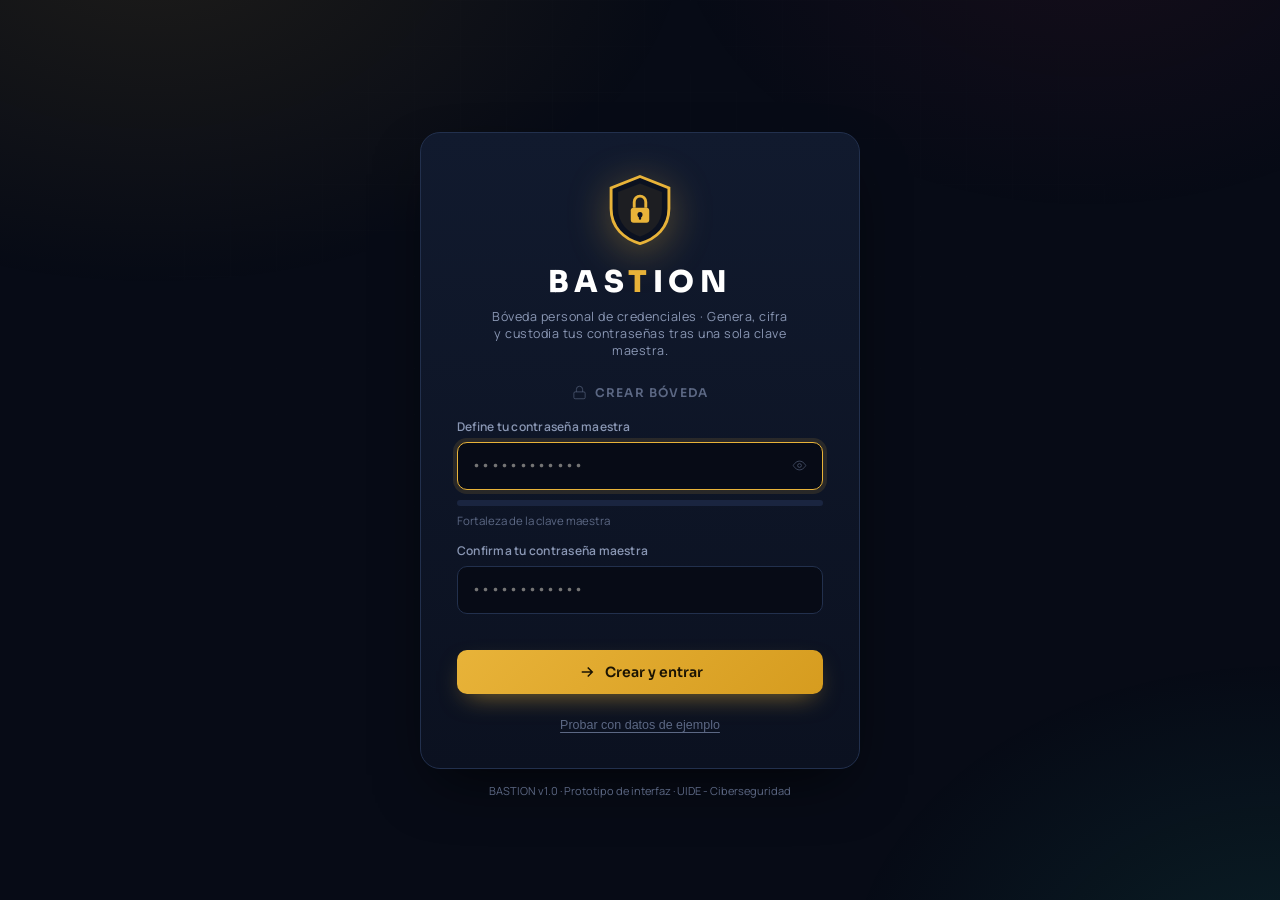
<file: prototipo/index.html>
<!DOCTYPE html>
<html lang="es">
<head>
<meta charset="UTF-8">
<meta name="viewport" content="width=device-width, initial-scale=1.0">
<title>BASTION · Bóveda Personal de Credenciales</title>
<link rel="preconnect" href="https://fonts.googleapis.com">
<link rel="preconnect" href="https://fonts.gstatic.com" crossorigin>
<link href="https://fonts.googleapis.com/css2?family=Sora:wght@400;500;600;700;800&family=Manrope:wght@400;500;600;700&family=JetBrains+Mono:wght@400;500;700&display=swap" rel="stylesheet">
<link rel="stylesheet" href="estilos.css">
</head>
<body>

<!-- ===================== LOCK SCREEN ===================== -->
<div id="lock">
  <div class="lock-card">
    <div class="brand">
      <svg class="shield" viewBox="0 0 64 64" fill="none" xmlns="http://www.w3.org/2000/svg">
        <path d="M32 3 L57 13 V31 C57 47 46 57 32 61 C18 57 7 47 7 31 V13 Z" fill="#0B1120" stroke="#E8B339" stroke-width="2.5"/>
        <path d="M32 9 L51 16.5 V31 C51 43.5 42.5 51.5 32 55 C21.5 51.5 13 43.5 13 31 V16.5 Z" fill="rgba(232,179,57,.08)"/>
        <rect x="24" y="30" width="16" height="13" rx="2.5" fill="#E8B339"/>
        <path d="M27 30 V25 a5 5 0 0 1 10 0 V30" stroke="#E8B339" stroke-width="2.5" fill="none"/>
        <circle cx="32" cy="36" r="2.2" fill="#0B1120"/>
        <rect x="31" y="36.5" width="2" height="4" rx="1" fill="#0B1120"/>
      </svg>
      <h1>BAS<b>T</b>ION</h1>
      <div class="tag">Bóveda personal de credenciales · Genera, cifra y custodia tus contraseñas tras una sola clave maestra.</div>
    </div>

    <!-- estado dinamico: crear o desbloquear -->
    <div class="lock-state" id="lockState">
      <svg class="icn-sm" viewBox="0 0 24 24" fill="none" stroke="currentColor"><rect x="3" y="11" width="18" height="11" rx="2"/><path d="M7 11V7a5 5 0 0 1 10 0v4"/></svg>
      <span id="lockStateTxt">Crear bóveda</span>
    </div>

    <div class="field">
      <label id="lblMaster">Define tu contraseña maestra</label>
      <div class="inp-wrap">
        <input class="inp mono" type="password" id="master" placeholder="••••••••••••" autocomplete="off">
        <button class="eye" id="eyeMaster" title="Mostrar/ocultar">
          <svg class="icn-sm" viewBox="0 0 24 24" fill="none" stroke="currentColor"><path d="M2 12s3.5-7 10-7 10 7 10 7-3.5 7-10 7-10-7-10-7Z"/><circle cx="12" cy="12" r="3"/></svg>
        </button>
      </div>
      <div class="meter" id="masterMeterWrap" style="display:none"><span id="masterMeter"></span></div>
      <div class="meter-label" id="masterMeterLbl" style="display:none"><span>Fortaleza de la clave maestra</span><b id="masterMeterTxt"></b></div>
    </div>

    <div class="field" id="confirmField" style="display:none">
      <label>Confirma tu contraseña maestra</label>
      <div class="inp-wrap">
        <input class="inp mono" type="password" id="master2" placeholder="••••••••••••" autocomplete="off">
      </div>
    </div>

    <div class="lock-err" id="lockErr"></div>

    <button class="btn btn-gold btn-block" id="unlockBtn" style="margin-top:6px">
      <svg class="icn" viewBox="0 0 24 24" fill="none" stroke="currentColor"><path d="M5 12h14M13 6l6 6-6 6"/></svg>
      <span id="unlockTxt">Crear y entrar</span>
    </button>

    <div class="lock-foot">
      <button class="link-btn" id="demoBtn">Probar con datos de ejemplo</button>
      <span id="resetLink" style="display:none"> · <button class="link-btn" id="resetBtn">Borrar bóveda y empezar de cero</button></span>
    </div>
    <div class="lock-meta">BASTION v1.0 · Prototipo de interfaz · UIDE - Ciberseguridad</div>
  </div>
</div>

<!-- ===================== APP ===================== -->
<div id="app">
  <!-- topbar -->
  <div class="topbar">
    <div class="logo">
      <svg viewBox="0 0 64 64" fill="none"><path d="M32 3 L57 13 V31 C57 47 46 57 32 61 C18 57 7 47 7 31 V13 Z" fill="#0B1120" stroke="#E8B339" stroke-width="3"/><rect x="24" y="30" width="16" height="13" rx="2.5" fill="#E8B339"/><path d="M27 30 V25 a5 5 0 0 1 10 0 V30" stroke="#E8B339" stroke-width="3" fill="none"/></svg>
      <span>BAS<b>T</b>ION</span>
    </div>
    <div class="search">
      <svg viewBox="0 0 24 24" fill="none" stroke="currentColor"><circle cx="11" cy="11" r="7"/><path d="m21 21-4.3-4.3"/></svg>
      <input type="text" id="searchInput" placeholder="Buscar por servicio o usuario...">
    </div>
    <div class="lock-now">
      <div class="session-dot"><i></i> Bóveda abierta</div>
      <button class="btn btn-soft btn-sm" id="lockNowBtn">
        <svg class="icn-sm" viewBox="0 0 24 24" fill="none" stroke="currentColor"><rect x="3" y="11" width="18" height="11" rx="2"/><path d="M7 11V7a5 5 0 0 1 10 0v4"/></svg>
        Bloquear
      </button>
    </div>
  </div>

  <!-- sidebar -->
  <aside class="sidebar" id="sidebar">
    <div class="side-title">Categorías</div>
    <div id="catList"></div>
    <div class="side-sep"></div>
    <div class="vault-actions">
      <button class="btn btn-soft btn-sm btn-block" id="cipherBtn">
        <svg class="icn-sm" viewBox="0 0 24 24" fill="none" stroke="currentColor"><path d="M21 2 15 8M3 22l6-6M2 12s3.5-7 10-7 10 7 10 7-3.5 7-10 7-10-7-10-7Z"/></svg>
        Ver archivo cifrado
      </button>
    </div>
  </aside>

  <!-- main -->
  <main class="main">
    <div class="main-head">
      <div>
        <div class="ttl" id="viewTitle">Todas las credenciales</div>
        <div class="sub" id="viewSub">Tu bóveda local, cifrada con tu clave maestra.</div>
      </div>
      <div class="head-actions">
        <button class="btn btn-ghost" id="openGen">
          <svg class="icn" viewBox="0 0 24 24" fill="none" stroke="currentColor"><path d="M12 2v4m0 12v4M2 12h4m12 0h4M5 5l2.5 2.5M16.5 16.5 19 19M19 5l-2.5 2.5M7.5 16.5 5 19"/></svg>
          Generar contraseña
        </button>
        <button class="btn btn-gold" id="openAdd">
          <svg class="icn" viewBox="0 0 24 24" fill="none" stroke="currentColor"><path d="M12 5v14M5 12h14"/></svg>
          Agregar credencial
        </button>
      </div>
    </div>

    <div class="stats" id="stats"></div>
    <div class="cards" id="cards"></div>
  </main>
</div>

<!-- ===================== MODAL: GENERADOR ===================== -->
<div class="modal-bg" id="genModal">
  <div class="modal">
    <div class="modal-head">
      <div class="mh-ic" style="background:rgba(232,179,57,.15)">
        <svg class="icn" viewBox="0 0 24 24" fill="none" stroke="#E8B339"><path d="M12 2v4m0 12v4M2 12h4m12 0h4M5 5l2.5 2.5M16.5 16.5 19 19M19 5l-2.5 2.5M7.5 16.5 5 19"/></svg>
      </div>
      <h3>Generador de contraseñas</h3>
      <button class="x" data-close><svg class="icn" viewBox="0 0 24 24" fill="none" stroke="currentColor"><path d="M18 6 6 18M6 6l12 12"/></svg></button>
    </div>
    <div class="modal-body">
      <div class="gen-out">
        <div class="gen-pw" id="genPw">···</div>
        <button class="ic-btn gen-copy" id="genCopy" title="Copiar"><svg class="icn" viewBox="0 0 24 24" fill="none" stroke="currentColor"><rect x="9" y="9" width="13" height="13" rx="2"/><path d="M5 15V5a2 2 0 0 1 2-2h10"/></svg></button>
      </div>
      <div class="meter" style="margin-bottom:4px"><span id="genMeter"></span></div>
      <div class="meter-label" style="margin-bottom:18px"><span>Fortaleza estimada</span><b id="genMeterTxt"></b></div>

      <div class="ctrl">
        <div class="ctrl-row"><label>Longitud</label><span class="len" id="lenVal">16</span></div>
        <input type="range" id="lenRange" min="6" max="40" value="16">
      </div>

      <div class="toggles">
        <div class="tg on" data-tg="upper">
          <div class="box"><svg viewBox="0 0 24 24" fill="none" stroke="currentColor" stroke-width="3"><path d="M20 6 9 17l-5-5"/></svg></div>
          <div><span>Mayúsculas</span><small>A B C D</small></div>
        </div>
        <div class="tg on" data-tg="lower">
          <div class="box"><svg viewBox="0 0 24 24" fill="none" stroke="currentColor" stroke-width="3"><path d="M20 6 9 17l-5-5"/></svg></div>
          <div><span>Minúsculas</span><small>a b c d</small></div>
        </div>
        <div class="tg on" data-tg="num">
          <div class="box"><svg viewBox="0 0 24 24" fill="none" stroke="currentColor" stroke-width="3"><path d="M20 6 9 17l-5-5"/></svg></div>
          <div><span>Números</span><small>0 1 2 3</small></div>
        </div>
        <div class="tg on" data-tg="sym">
          <div class="box"><svg viewBox="0 0 24 24" fill="none" stroke="currentColor" stroke-width="3"><path d="M20 6 9 17l-5-5"/></svg></div>
          <div><span>Símbolos</span><small>! @ # $</small></div>
        </div>
      </div>
    </div>
    <div class="modal-foot">
      <button class="btn btn-ghost" id="genAgain" style="flex:1">
        <svg class="icn" viewBox="0 0 24 24" fill="none" stroke="currentColor"><path d="M21 12a9 9 0 1 1-2.6-6.4M21 3v6h-6"/></svg>
        Regenerar
      </button>
      <button class="btn btn-gold" id="genUse" style="flex:1">
        <svg class="icn" viewBox="0 0 24 24" fill="none" stroke="currentColor"><path d="M5 12h14M13 6l6 6-6 6"/></svg>
        Usar en credencial
      </button>
    </div>
  </div>
</div>

<!-- ===================== MODAL: AGREGAR ===================== -->
<div class="modal-bg" id="addModal">
  <div class="modal">
    <div class="modal-head">
      <div class="mh-ic" style="background:rgba(45,212,191,.15)">
        <svg class="icn" viewBox="0 0 24 24" fill="none" stroke="#2DD4BF"><path d="M12 5v14M5 12h14"/></svg>
      </div>
      <h3>Agregar credencial</h3>
      <button class="x" data-close><svg class="icn" viewBox="0 0 24 24" fill="none" stroke="currentColor"><path d="M18 6 6 18M6 6l12 12"/></svg></button>
    </div>
    <div class="modal-body">
      <div class="field">
        <label>Servicio</label>
        <div class="inp-wrap"><input class="inp" id="addName" placeholder="Ej: Instagram, Banco Pichincha, GitHub..."></div>
      </div>
      <div class="field">
        <label>Usuario o correo</label>
        <div class="inp-wrap"><input class="inp" id="addUser" placeholder="david@correo.com"></div>
      </div>
      <div class="field">
        <label>Contraseña</label>
        <div class="inp-wrap">
          <input class="inp mono" id="addPw" type="text" placeholder="Genera o escribe una contraseña">
          <button class="eye" id="addGenInline" title="Generar"><svg class="icn-sm" viewBox="0 0 24 24" fill="none" stroke="currentColor"><path d="M12 2v4m0 12v4M2 12h4m12 0h4M5 5l2.5 2.5M16.5 16.5 19 19M19 5l-2.5 2.5M7.5 16.5 5 19"/></svg></button>
        </div>
        <div class="meter" style="margin-top:9px"><span id="addMeter"></span></div>
      </div>
      <div class="field">
        <label>Categoría</label>
        <select class="inp" id="addCat" style="cursor:pointer"></select>
      </div>
    </div>
    <div class="modal-foot">
      <button class="btn btn-soft" data-close style="flex:1">Cancelar</button>
      <button class="btn btn-teal" id="addSave" style="flex:1">
        <svg class="icn" viewBox="0 0 24 24" fill="none" stroke="currentColor"><path d="M19 21H5a2 2 0 0 1-2-2V5a2 2 0 0 1 2-2h11l5 5v11a2 2 0 0 1-2 2Z"/><path d="M17 21v-8H7v8M7 3v5h8"/></svg>
        Guardar en bóveda
      </button>
    </div>
  </div>
</div>

<!-- ===================== MODAL: CIFRADO ===================== -->
<div class="modal-bg" id="cipherModal">
  <div class="modal wide">
    <div class="modal-head">
      <div class="mh-ic" style="background:rgba(56,189,248,.15)">
        <svg class="icn" viewBox="0 0 24 24" fill="none" stroke="#38BDF8"><path d="M21 2 15 8M3 22l6-6M2 12s3.5-7 10-7 10 7 10 7-3.5 7-10 7-10-7-10-7Z"/></svg>
      </div>
      <h3>Archivo de bóveda en disco</h3>
      <button class="x" data-close><svg class="icn" viewBox="0 0 24 24" fill="none" stroke="currentColor"><path d="M18 6 6 18M6 6l12 12"/></svg></button>
    </div>
    <div class="modal-body">
      <div class="cipher-tabs">
        <div class="ctab active" data-ctab="enc">Como se guarda (cifrado)</div>
        <div class="ctab" data-ctab="dec">Como lo ves tú (descifrado)</div>
      </div>
      <div class="cipher-box" id="cipherOut"></div>
      <div class="cipher-note">
        <svg class="icn-sm" viewBox="0 0 24 24" fill="none" stroke="#E8B339"><circle cx="12" cy="12" r="10"/><path d="M12 16v-4M12 8h.01"/></svg>
        <span>Así se vería el archivo <b>bastion.vault</b> si alguien lo abriera sin tu clave maestra: ilegible. Solo tu contraseña maestra reconstruye la clave que descifra el contenido. En el producto final esta capa usa <b>AES-256-GCM</b> con derivación <b>Argon2id</b>; este prototipo usa una versión demostrativa equivalente en concepto.</span>
      </div>
    </div>
  </div>
</div>

<!-- toast -->
<div id="toast"><svg viewBox="0 0 24 24" fill="none" stroke="currentColor"><path d="M20 6 9 17l-5-5"/></svg><span id="toastTxt">Copiado</span></div>

<script src="script.js"></script>
</body>
</html>
</file>
<file: prototipo/estilos.css>
/*
  BASTION - Boveda Personal de Credenciales
  Hoja de estilos del prototipo de interfaz de alta fidelidad.
  Autor: David Alexander Benz Zambrano - UIDE 1-CIB-1A
*/

:root{
    --bg:#070B16;
    --bg-2:#0B1120;
    --surface:#111A2E;
    --surface-2:#16213A;
    --line:#22304D;
    --line-soft:#1A2540;
    --txt:#EAF0FB;
    --txt-mut:#8A97B4;
    --txt-dim:#5C6884;
    --gold:#E8B339;
    --gold-soft:#F0C961;
    --teal:#2DD4BF;
    --teal-deep:#0F766E;
    --vino:#9B2242;
    --vino-soft:#C2415F;
    --red:#F05252;
    --amber:#F0A93B;
    --green:#34D399;
    --cyan:#38BDF8;
    --r-lg:20px;
    --r-md:14px;
    --r-sm:10px;
    --shadow:0 24px 60px -18px rgba(0,0,0,.7);
    --shadow-sm:0 10px 30px -12px rgba(0,0,0,.6);
  }
  *{margin:0;padding:0;box-sizing:border-box}
  html,body{height:100%}
  body{
    font-family:'Manrope',sans-serif;
    background:var(--bg);
    color:var(--txt);
    -webkit-font-smoothing:antialiased;
    overflow:hidden;
    position:relative;
  }
  body::before{
    content:"";position:fixed;inset:0;z-index:0;pointer-events:none;
    background:
      radial-gradient(900px 600px at 12% -8%, rgba(232,179,57,.10), transparent 60%),
      radial-gradient(800px 600px at 100% 110%, rgba(45,212,191,.10), transparent 55%),
      radial-gradient(700px 500px at 85% -10%, rgba(155,34,66,.10), transparent 60%);
  }
  body::after{
    content:"";position:fixed;inset:0;z-index:0;pointer-events:none;opacity:.5;
    background-image:linear-gradient(rgba(255,255,255,.018) 1px,transparent 1px),
                     linear-gradient(90deg,rgba(255,255,255,.018) 1px,transparent 1px);
    background-size:46px 46px;
    mask-image:radial-gradient(circle at 50% 30%, #000 0%, transparent 75%);
  }
  ::selection{background:rgba(232,179,57,.3);color:#fff}

  /* ---------- Boton base ---------- */
  .btn{
    font-family:'Sora',sans-serif;font-weight:600;font-size:14px;
    border:none;border-radius:var(--r-sm);cursor:pointer;
    padding:13px 20px;display:inline-flex;align-items:center;justify-content:center;gap:9px;
    transition:transform .15s ease, box-shadow .2s ease, background .2s ease, border-color .2s;
    white-space:nowrap;
  }
  .btn:active{transform:translateY(1px) scale(.99)}
  .btn-gold{background:linear-gradient(135deg,var(--gold),#D69C1F);color:#1A1303;box-shadow:0 10px 26px -10px rgba(232,179,57,.6)}
  .btn-gold:hover{box-shadow:0 14px 32px -10px rgba(232,179,57,.8)}
  .btn-teal{background:linear-gradient(135deg,var(--teal),#16A394);color:#04221E;box-shadow:0 10px 26px -12px rgba(45,212,191,.6)}
  .btn-teal:hover{box-shadow:0 14px 32px -10px rgba(45,212,191,.8)}
  .btn-ghost{background:var(--surface-2);color:var(--txt);border:1px solid var(--line)}
  .btn-ghost:hover{border-color:var(--gold);color:#fff}
  .btn-soft{background:rgba(255,255,255,.04);color:var(--txt-mut);border:1px solid var(--line-soft)}
  .btn-soft:hover{color:#fff;border-color:var(--line)}
  .btn-sm{padding:9px 14px;font-size:12.5px;border-radius:9px}
  .btn-block{width:100%}
  .icn{width:18px;height:18px;stroke-width:2;flex-shrink:0}
  .icn-sm{width:15px;height:15px}

  /* ---------- LOCK SCREEN ---------- */
  #lock{position:fixed;inset:0;z-index:30;display:flex;align-items:center;justify-content:center;padding:24px}
  .lock-card{
    position:relative;width:100%;max-width:440px;background:linear-gradient(180deg,var(--surface),var(--bg-2));
    border:1px solid var(--line);border-radius:var(--r-lg);padding:40px 36px 34px;box-shadow:var(--shadow);
    animation:rise .6s cubic-bezier(.2,.7,.3,1) both;
  }
  .brand{display:flex;flex-direction:column;align-items:center;text-align:center;margin-bottom:26px}
  .shield{width:74px;height:74px;margin-bottom:16px;filter:drop-shadow(0 8px 20px rgba(232,179,57,.35))}
  .brand h1{font-family:'Sora',sans-serif;font-weight:800;font-size:30px;letter-spacing:.18em;color:#fff}
  .brand h1 b{color:var(--gold);font-weight:800}
  .brand .tag{font-size:12.5px;color:var(--txt-mut);letter-spacing:.04em;margin-top:7px;max-width:300px}
  .lock-state{font-family:'Sora',sans-serif;font-size:12px;font-weight:600;letter-spacing:.1em;text-transform:uppercase;
    color:var(--txt-dim);text-align:center;margin-bottom:18px;display:flex;align-items:center;justify-content:center;gap:8px}
  .field{margin-bottom:14px}
  .field label{display:block;font-size:12px;font-weight:600;color:var(--txt-mut);margin-bottom:7px;letter-spacing:.02em}
  .inp-wrap{position:relative;display:flex;align-items:center}
  .inp{
    width:100%;background:var(--bg);border:1px solid var(--line);border-radius:var(--r-sm);
    color:var(--txt);font-family:'Manrope',sans-serif;font-size:15px;padding:13px 44px 13px 14px;outline:none;
    transition:border-color .2s, box-shadow .2s;
  }
  .inp:focus{border-color:var(--gold);box-shadow:0 0 0 4px rgba(232,179,57,.12)}
  .inp.mono{font-family:'JetBrains Mono',monospace;letter-spacing:.02em}
  .eye{position:absolute;right:8px;background:none;border:none;color:var(--txt-dim);cursor:pointer;padding:8px;display:flex;border-radius:8px}
  .eye:hover{color:var(--gold)}
  .meter{height:6px;border-radius:99px;background:var(--line-soft);overflow:hidden;margin-top:10px}
  .meter > span{display:block;height:100%;width:0;border-radius:99px;transition:width .35s ease, background .35s ease}
  .meter-label{display:flex;justify-content:space-between;font-size:11.5px;margin-top:7px;color:var(--txt-dim)}
  .meter-label b{font-weight:700}
  .lock-err{color:var(--red);font-size:12.5px;margin-top:6px;min-height:16px;display:flex;align-items:center;gap:6px}
  .lock-foot{margin-top:18px;text-align:center}
  .link-btn{background:none;border:none;color:var(--txt-dim);font-size:12.5px;cursor:pointer;text-decoration:underline;text-underline-offset:3px}
  .link-btn:hover{color:var(--teal)}
  .lock-meta{position:absolute;bottom:-30px;left:0;right:0;text-align:center;font-size:11px;color:var(--txt-dim)}

  /* ---------- APP SHELL ---------- */
  #app{position:relative;z-index:1;height:100%;display:none;grid-template-columns:248px 1fr;grid-template-rows:64px 1fr}
  .topbar{
    grid-column:1 / -1;display:flex;align-items:center;gap:14px;padding:0 22px;
    background:rgba(11,17,32,.7);backdrop-filter:blur(14px);border-bottom:1px solid var(--line-soft);
  }
  .topbar .logo{display:flex;align-items:center;gap:11px}
  .topbar .logo svg{width:30px;height:30px}
  .topbar .logo span{font-family:'Sora',sans-serif;font-weight:800;letter-spacing:.16em;font-size:17px}
  .topbar .logo span b{color:var(--gold)}
  .search{flex:1;max-width:440px;margin:0 auto;position:relative;display:flex;align-items:center}
  .search svg{position:absolute;left:13px;color:var(--txt-dim);width:17px;height:17px}
  .search input{
    width:100%;background:var(--surface);border:1px solid var(--line-soft);border-radius:var(--r-sm);
    color:var(--txt);font-family:'Manrope',sans-serif;font-size:14px;padding:10px 14px 10px 40px;outline:none;transition:border-color .2s, box-shadow .2s;
  }
  .search input:focus{border-color:var(--teal);box-shadow:0 0 0 4px rgba(45,212,191,.1)}
  .lock-now{display:flex;align-items:center;gap:8px}
  .session-dot{display:flex;align-items:center;gap:7px;font-size:12px;color:var(--txt-mut);padding-right:6px}
  .session-dot i{width:8px;height:8px;border-radius:99px;background:var(--green);box-shadow:0 0 0 3px rgba(52,211,153,.18);display:inline-block}

  .sidebar{
    background:rgba(9,14,26,.55);border-right:1px solid var(--line-soft);padding:20px 14px;display:flex;flex-direction:column;gap:6px;overflow-y:auto;
  }
  .side-title{font-family:'Sora',sans-serif;font-size:11px;font-weight:600;letter-spacing:.12em;text-transform:uppercase;color:var(--txt-dim);padding:6px 12px 10px}
  .cat{
    display:flex;align-items:center;gap:11px;padding:11px 12px;border-radius:var(--r-sm);cursor:pointer;
    color:var(--txt-mut);font-size:14px;font-weight:500;border:1px solid transparent;transition:background .18s,color .18s,border-color .18s;
  }
  .cat:hover{background:var(--surface);color:var(--txt)}
  .cat.active{background:linear-gradient(135deg,rgba(232,179,57,.16),rgba(232,179,57,.05));color:#fff;border-color:rgba(232,179,57,.3)}
  .cat .ci{width:18px;height:18px;flex-shrink:0;opacity:.9}
  .cat .count{margin-left:auto;font-size:11.5px;font-family:'JetBrains Mono',monospace;background:var(--surface-2);color:var(--txt-mut);padding:2px 8px;border-radius:99px;min-width:24px;text-align:center}
  .cat.active .count{background:rgba(232,179,57,.2);color:var(--gold-soft)}
  .side-sep{height:1px;background:var(--line-soft);margin:12px 8px}
  .vault-actions{margin-top:auto;display:flex;flex-direction:column;gap:9px;padding-top:14px}

  .main{overflow-y:auto;padding:26px 30px 40px}
  .main-head{display:flex;align-items:flex-end;justify-content:space-between;gap:16px;margin-bottom:22px;flex-wrap:wrap}
  .main-head .ttl{font-family:'Sora',sans-serif;font-size:24px;font-weight:700;letter-spacing:-.01em}
  .main-head .sub{font-size:13px;color:var(--txt-mut);margin-top:5px}
  .head-actions{display:flex;gap:10px;flex-wrap:wrap}

  .stats{display:grid;grid-template-columns:repeat(4,1fr);gap:14px;margin-bottom:26px}
  .stat{background:linear-gradient(180deg,var(--surface),var(--bg-2));border:1px solid var(--line-soft);border-radius:var(--r-md);padding:16px 18px}
  .stat .k{font-size:11.5px;font-weight:600;letter-spacing:.06em;text-transform:uppercase;color:var(--txt-dim);display:flex;align-items:center;gap:8px}
  .stat .v{font-family:'Sora',sans-serif;font-size:28px;font-weight:700;margin-top:8px}
  .stat .v small{font-size:13px;color:var(--txt-mut);font-weight:500}

  /* ---------- CREDENTIAL CARDS ---------- */
  .cards{display:grid;grid-template-columns:repeat(auto-fill,minmax(310px,1fr));gap:14px}
  .card{
    background:linear-gradient(180deg,var(--surface),var(--bg-2));border:1px solid var(--line-soft);border-radius:var(--r-md);
    padding:17px 18px;transition:transform .18s, border-color .18s, box-shadow .2s;position:relative;overflow:hidden;
    animation:rise .45s ease both;
  }
  .card:hover{transform:translateY(-3px);border-color:var(--line);box-shadow:var(--shadow-sm)}
  .card-top{display:flex;align-items:center;gap:12px;margin-bottom:14px}
  .avatar{width:42px;height:42px;border-radius:11px;display:flex;align-items:center;justify-content:center;font-family:'Sora',sans-serif;font-weight:700;font-size:17px;color:#0a0e16;flex-shrink:0}
  .card-top .meta{min-width:0}
  .card-top .name{font-family:'Sora',sans-serif;font-weight:600;font-size:15.5px;white-space:nowrap;overflow:hidden;text-overflow:ellipsis}
  .card-top .user{font-size:12.5px;color:var(--txt-mut);white-space:nowrap;overflow:hidden;text-overflow:ellipsis}
  .pill{font-size:10.5px;font-weight:600;letter-spacing:.03em;padding:3px 9px;border-radius:99px;margin-left:auto;flex-shrink:0;white-space:nowrap}
  .pw-row{display:flex;align-items:center;gap:8px;background:var(--bg);border:1px solid var(--line-soft);border-radius:var(--r-sm);padding:9px 10px}
  .pw-val{font-family:'JetBrains Mono',monospace;font-size:13.5px;letter-spacing:.04em;color:var(--txt);flex:1;overflow:hidden;white-space:nowrap;text-overflow:ellipsis}
  .ic-btn{background:none;border:none;color:var(--txt-dim);cursor:pointer;padding:6px;border-radius:7px;display:flex;transition:color .15s,background .15s}
  .ic-btn:hover{color:var(--gold);background:rgba(232,179,57,.1)}
  .card-foot{display:flex;align-items:center;gap:8px;margin-top:12px}
  .str{display:flex;align-items:center;gap:7px;font-size:11.5px;color:var(--txt-mut)}
  .str .bar{width:54px;height:5px;border-radius:99px;background:var(--line-soft);overflow:hidden}
  .str .bar > span{display:block;height:100%}
  .card-foot .del{margin-left:auto}
  .card-foot .del:hover{color:var(--red);background:rgba(240,82,82,.1)}

  .empty{
    grid-column:1/-1;text-align:center;padding:60px 20px;color:var(--txt-dim);
    border:1.5px dashed var(--line);border-radius:var(--r-lg);background:rgba(255,255,255,.012)
  }
  .empty svg{width:46px;height:46px;margin-bottom:14px;opacity:.5}
  .empty p{font-size:14px;margin-bottom:4px}
  .empty span{font-size:12.5px;color:var(--txt-dim)}

  /* ---------- MODALS ---------- */
  .modal-bg{position:fixed;inset:0;z-index:40;background:rgba(4,7,15,.72);backdrop-filter:blur(6px);display:none;align-items:center;justify-content:center;padding:24px}
  .modal-bg.show{display:flex;animation:fade .2s ease both}
  .modal{
    width:100%;max-width:480px;background:linear-gradient(180deg,var(--surface),var(--bg-2));border:1px solid var(--line);
    border-radius:var(--r-lg);box-shadow:var(--shadow);max-height:90vh;overflow-y:auto;animation:rise .35s cubic-bezier(.2,.7,.3,1) both;
  }
  .modal.wide{max-width:600px}
  .modal-head{display:flex;align-items:center;gap:12px;padding:22px 24px 0}
  .modal-head .mh-ic{width:38px;height:38px;border-radius:11px;display:flex;align-items:center;justify-content:center;flex-shrink:0}
  .modal-head h3{font-family:'Sora',sans-serif;font-size:18px;font-weight:700}
  .modal-head .x{margin-left:auto;background:none;border:none;color:var(--txt-dim);cursor:pointer;padding:7px;border-radius:8px;display:flex}
  .modal-head .x:hover{color:#fff;background:rgba(255,255,255,.06)}
  .modal-body{padding:20px 24px 24px}
  .modal-foot{display:flex;gap:10px;padding:0 24px 24px}

  /* generator */
  .gen-out{
    background:var(--bg);border:1px solid var(--line);border-radius:var(--r-md);padding:18px;text-align:center;position:relative;margin-bottom:18px;
  }
  .gen-pw{font-family:'JetBrains Mono',monospace;font-size:21px;font-weight:500;letter-spacing:.04em;color:#fff;word-break:break-all;line-height:1.5;min-height:32px}
  .gen-copy{position:absolute;top:10px;right:10px}
  .ctrl{margin-bottom:16px}
  .ctrl-row{display:flex;align-items:center;justify-content:space-between;margin-bottom:9px}
  .ctrl-row label{font-size:13.5px;font-weight:600;color:var(--txt)}
  .ctrl-row .len{font-family:'JetBrains Mono',monospace;font-size:16px;font-weight:700;color:var(--gold)}
  input[type=range]{-webkit-appearance:none;appearance:none;width:100%;height:6px;border-radius:99px;background:var(--line);outline:none}
  input[type=range]::-webkit-slider-thumb{-webkit-appearance:none;appearance:none;width:20px;height:20px;border-radius:50%;background:var(--gold);cursor:pointer;border:3px solid var(--bg-2);box-shadow:0 2px 8px rgba(0,0,0,.4)}
  input[type=range]::-moz-range-thumb{width:20px;height:20px;border-radius:50%;background:var(--gold);cursor:pointer;border:3px solid var(--bg-2)}
  .toggles{display:grid;grid-template-columns:1fr 1fr;gap:10px}
  .tg{display:flex;align-items:center;gap:11px;background:var(--bg);border:1px solid var(--line-soft);border-radius:var(--r-sm);padding:12px 13px;cursor:pointer;transition:border-color .18s}
  .tg:hover{border-color:var(--line)}
  .tg .box{width:20px;height:20px;border-radius:6px;border:2px solid var(--line);display:flex;align-items:center;justify-content:center;flex-shrink:0;transition:all .18s}
  .tg.on .box{background:var(--gold);border-color:var(--gold)}
  .tg .box svg{width:13px;height:13px;color:#1a1303;opacity:0;transition:opacity .15s}
  .tg.on .box svg{opacity:1}
  .tg span{font-size:13.5px;color:var(--txt);font-weight:500}
  .tg small{display:block;font-size:11px;color:var(--txt-dim);font-weight:400}

  /* cipher view */
  .cipher-tabs{display:flex;gap:8px;margin-bottom:14px}
  .ctab{flex:1;text-align:center;padding:10px;border-radius:var(--r-sm);background:var(--bg);border:1px solid var(--line-soft);cursor:pointer;font-size:13px;font-weight:600;color:var(--txt-mut);transition:all .18s}
  .ctab.active{background:var(--surface-2);color:#fff;border-color:var(--gold)}
  .cipher-box{background:#05080f;border:1px solid var(--line);border-radius:var(--r-md);padding:16px;font-family:'JetBrains Mono',monospace;font-size:12px;line-height:1.7;color:var(--teal);max-height:280px;overflow:auto;word-break:break-all;white-space:pre-wrap}
  .cipher-box.plain{color:var(--gold-soft)}
  .cipher-note{font-size:12px;color:var(--txt-dim);margin-top:12px;display:flex;gap:8px;align-items:flex-start;line-height:1.5}
  .cipher-note svg{flex-shrink:0;margin-top:1px}

  /* toast */
  #toast{position:fixed;bottom:26px;left:50%;transform:translateX(-50%) translateY(20px);z-index:60;background:var(--surface-2);
    border:1px solid var(--line);border-radius:var(--r-sm);padding:13px 20px;display:flex;align-items:center;gap:10px;
    font-size:13.5px;font-weight:600;box-shadow:var(--shadow);opacity:0;pointer-events:none;transition:opacity .25s, transform .25s}
  #toast.show{opacity:1;transform:translateX(-50%) translateY(0)}
  #toast svg{color:var(--green);width:18px;height:18px}

  .hint{font-size:12px;color:var(--txt-dim);margin-top:7px;line-height:1.5}

  @keyframes rise{from{opacity:0;transform:translateY(16px)}to{opacity:1;transform:translateY(0)}}
  @keyframes fade{from{opacity:0}to{opacity:1}}

  /* scrollbars */
  ::-webkit-scrollbar{width:10px;height:10px}
  ::-webkit-scrollbar-track{background:transparent}
  ::-webkit-scrollbar-thumb{background:var(--line);border-radius:99px;border:2px solid var(--bg)}
  ::-webkit-scrollbar-thumb:hover{background:var(--line-soft)}

  @media (max-width:880px){
    #app{grid-template-columns:1fr;grid-template-rows:64px auto 1fr}
    .sidebar{display:none}
    .stats{grid-template-columns:1fr 1fr}
    .search{max-width:none}
  }
</file>
